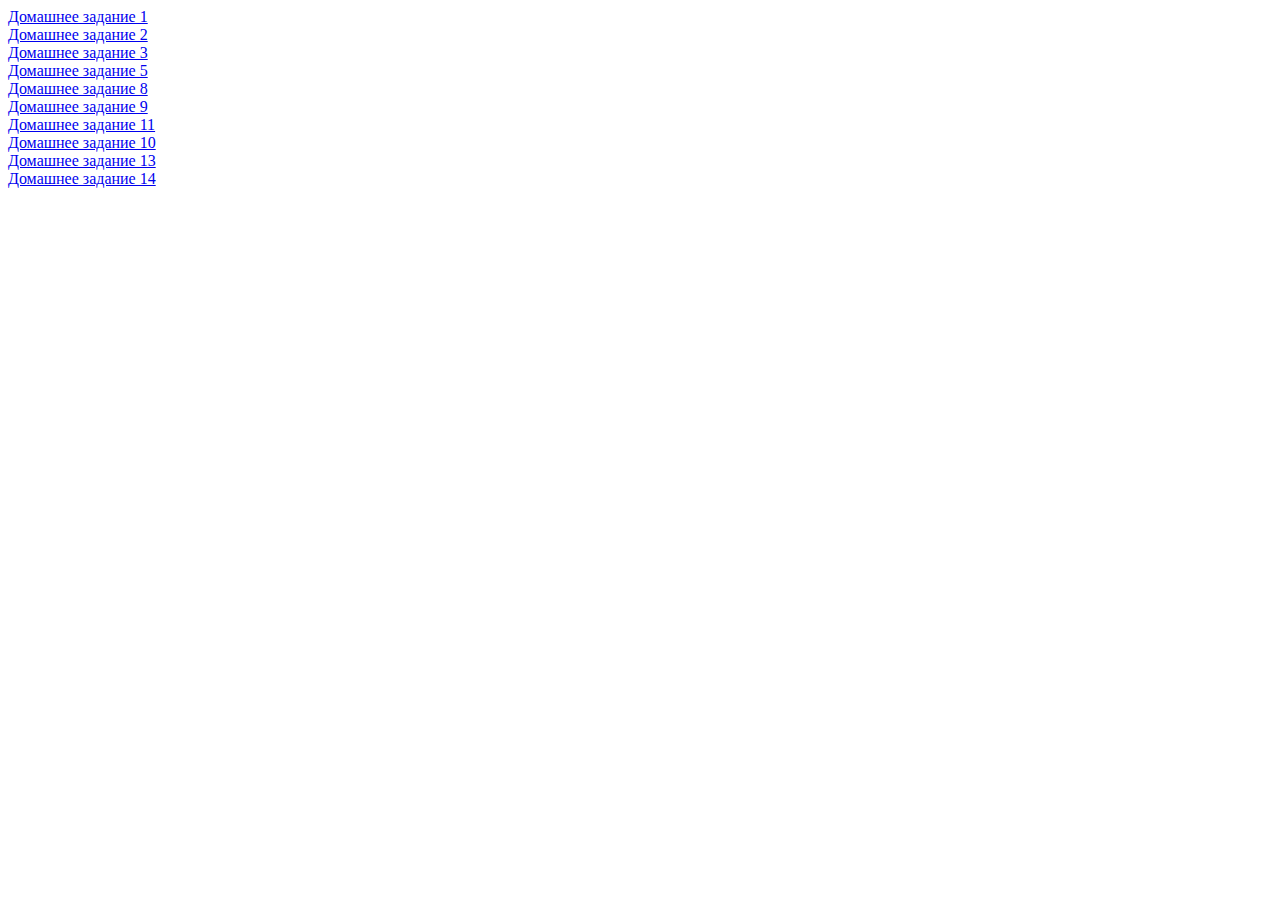
<file: index.html>
<!DOCTYPE html>
<html lang="en">

<head>
    <meta charset="UTF-8">
    <title>SiteMap</title>
</head>

<body>
    <div>
        <a href="Lesson1_Home_work_ZVR/index.html">Домашнее задание 1</a>
    </div>
    <div>
        <a href="Lesson2_Home_work_ZVR/index.html">Домашнее задание 2</a>
    </div>
    <div>
        <a href="Lesson3_Home_Work_ZVR/index.html">Домашнее задание 3</a>
    </div>
    <div>
        <a href="lesson5CSS_Home_work_ZVR/index.html">Домашнее задание 5</a>
    </div>
    <div>
        <a href="Lesson8CssFlexBoxHomeWorkZVR/index.html">Домашнее задание 8</a>
    </div>
    <div>
        <a href="Lesson9CSSpositionHomeWorkZVR/index.html">Домашнее задание 9</a>
    </div>
    <div>
        <a href="LESSON11CSSBootstrapHomeWorkZVR/index.html">Домашнее задание 11</a>
    </div>
    <div>
        <a href="Lesson10CSSAdaptiveHomeWorkZVR/">Домашнее задание 10</a>
    </div>
    <div>
        <a href="Lesson13AnimationCSSBeginningJSHomeWorkZVR/">Домашнее задание 13</a>
    </div>
    <div>
        <a href="Lesson14JavaScriptHomeWorkZVR/">Домашнее задание 14</a>
    </div>
</body>

</html>
</file>
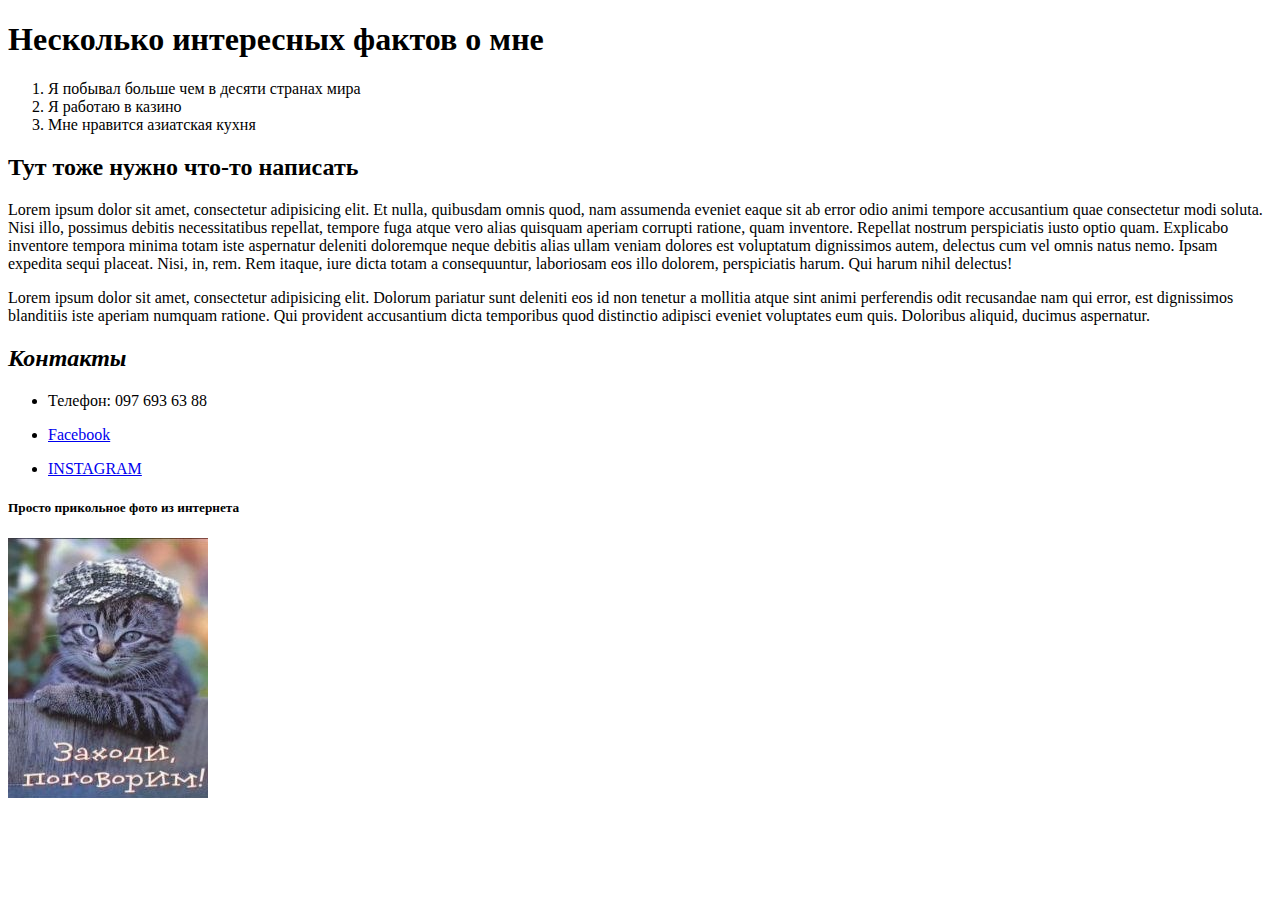
<file: Lesson1_Home_work_ZVR/index.html>
<!DOCTYPE html>
<html lang="en">

<head>
    <meta charset="UTF-8">
    <title>Интересные факты о мне</title>
</head>

<body>
    <header>
        <h1>Несколько интересных фактов о мне</h1>
    </header>
    <div>
        <ol>
            <li>Я побывал больше чем в десяти странах мира</li>
            <li>Я работаю в казино</li>
            <li>Мне нравится азиатская кухня</li>
        </ol>
    </div>
    <h2>Тут тоже нужно что-то написать</h2>
    <div>
        <p>Lorem ipsum dolor sit amet, consectetur adipisicing elit. Et nulla, quibusdam omnis quod, nam assumenda eveniet eaque sit ab error odio animi tempore accusantium quae consectetur modi soluta. Nisi illo, possimus debitis necessitatibus repellat, tempore fuga atque vero alias quisquam aperiam corrupti ratione, quam inventore. Repellat nostrum perspiciatis iusto optio quam. Explicabo inventore tempora minima totam iste aspernatur deleniti doloremque neque debitis alias ullam veniam dolores est voluptatum dignissimos autem, delectus cum vel omnis natus nemo. Ipsam expedita sequi placeat. Nisi, in, rem. Rem itaque, iure dicta totam a consequuntur, laboriosam eos illo dolorem, perspiciatis harum. Qui harum nihil delectus!</p>
        <p>Lorem ipsum dolor sit amet, consectetur adipisicing elit. Dolorum pariatur sunt deleniti eos id non tenetur a mollitia atque sint animi perferendis odit recusandae nam qui error, est dignissimos blanditiis iste aperiam numquam ratione. Qui provident accusantium dicta temporibus quod distinctio adipisci eveniet voluptates eum quis. Doloribus aliquid, ducimus aspernatur.</p>
    </div>
    <div class="contacts">
        <H2>
            <em>Контакты</em>
        </H2>
        <ul>
            <li>
                <p>Телефон: 097 693 63 88</p>
            </li>
            <li>
                <p><a href="https://www.facebook.com/zverhanovski">Facebook</a></p>
            </li>
            <li>
                <p><a href="https://www.instagram.com/aleksandr_zv/">INSTAGRAM</a></p>
            </li>
        </ul>
    </div>
    <h5>Просто прикольное фото из интернета</h5>
    <img src="image/unnamed.jpg" alt="">

</body>

</html>
</file>
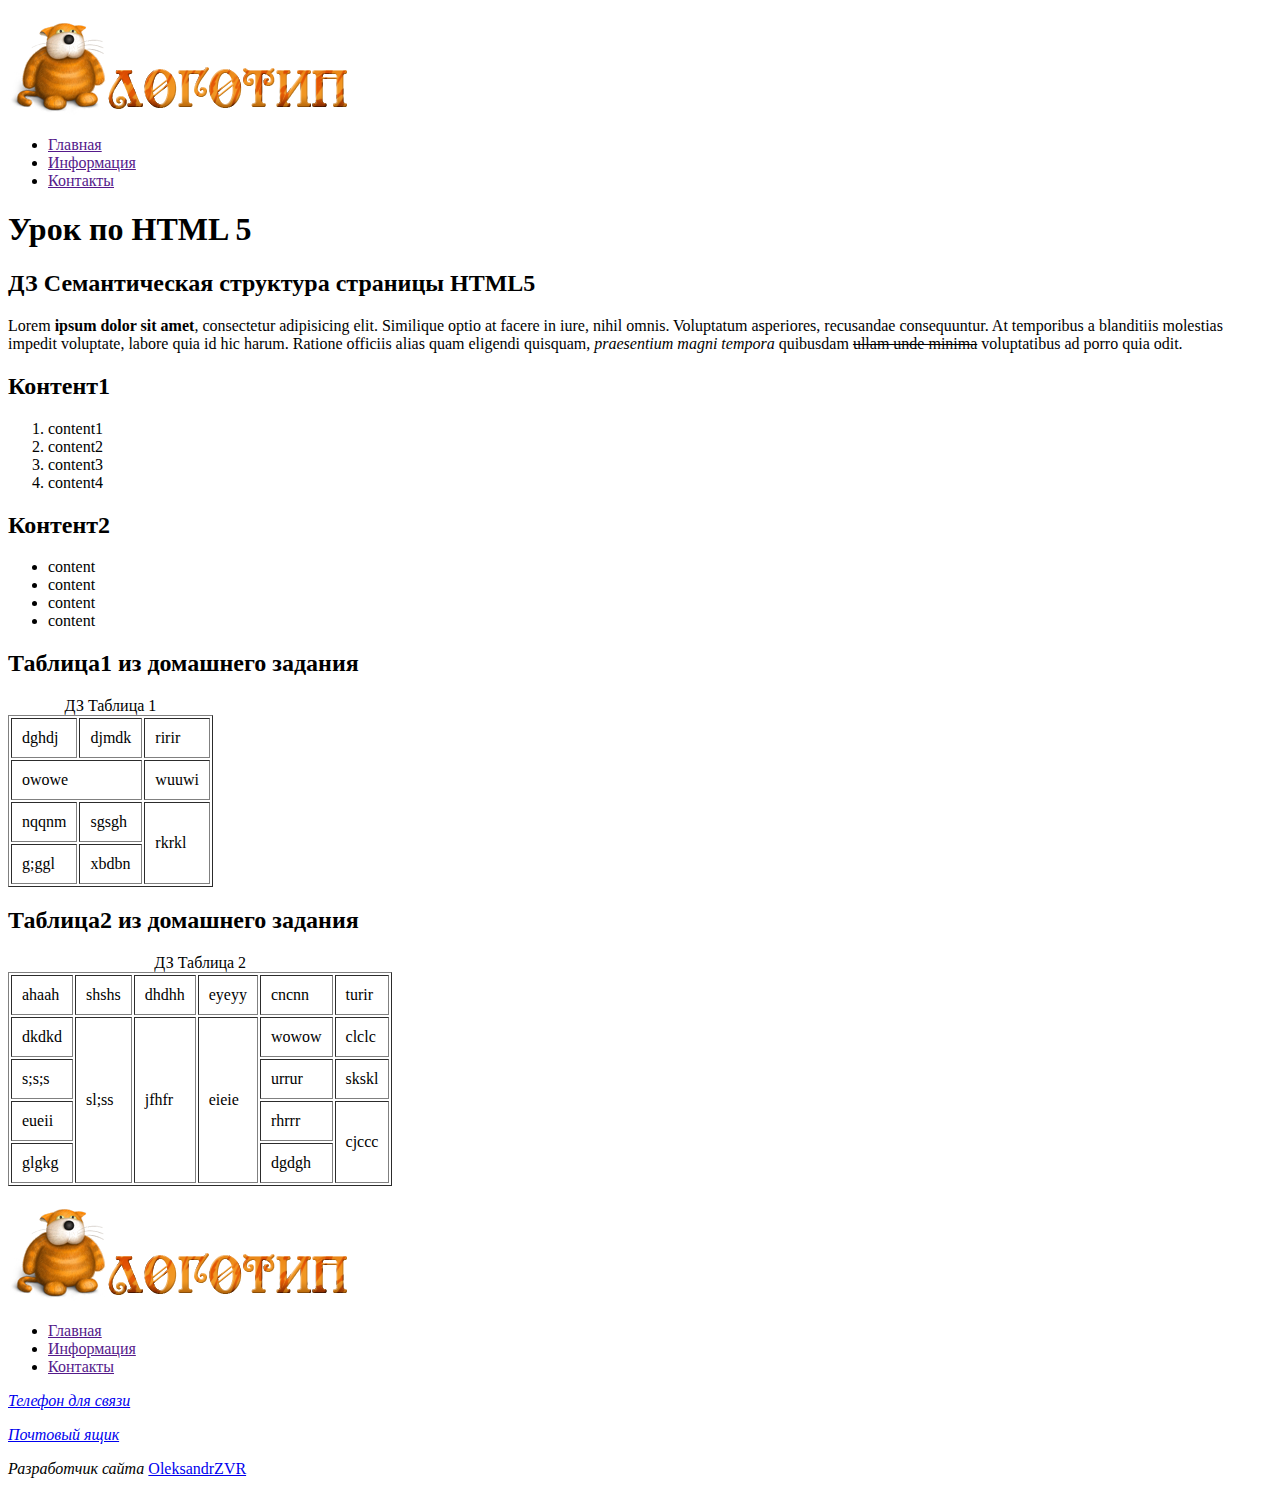
<file: Lesson2_Home_work_ZVR/index.html>
<!DOCTYPE html>
<html lang="en">

<head>
    <meta charset="UTF-8">
    <title>Домашнее задание 2</title>
</head>

<body>

    <header>
        <nav class="header-menu">
            <p>
                <a href="https://www.google.com/search?q=%D0%BB%D0%BE%D0%B3%D0%BE%D1%82%D0%B8%D0%BF%D1%8B+%D1%81%D0%B0%D0%B9%D1%82%D0%BE%D0%B2&client=safari&rls=en&sxsrf=ALeKk003kKnxMpfRYg476PiQ-yJwPrWsTw:1616190891699&source=lnms&tbm=isch&sa=X&ved=2ahUKEwiqqPSfrL3vAhVMlYsKHcgKBi0Q_AUoAXoECAEQAw&biw=1280&bih=617"><img src="image/logotip_header.png" alt="Лого"></a>
            </p>
            <ul>
                <li><a href="">Главная</a></li>
                <li><a href="">Информация</a></li>
                <li><a href="">Контакты</a></li>
            </ul>
        </nav>
        <h1> Урок по HTML 5</h1>
    </header>

    <section>
        <h2>ДЗ Семантическая структура страницы HTML5</h2>
        <article>
            <p>Lorem <strong>ipsum dolor sit amet</strong>, consectetur adipisicing elit. Similique optio at facere in iure, nihil omnis. Voluptatum asperiores, recusandae consequuntur. At temporibus a blanditiis molestias impedit voluptate, labore quia id hic harum. Ratione officiis alias quam eligendi quisquam, <em>praesentium magni tempora</em> quibusdam <s>ullam unde minima</s> voluptatibus ad porro quia odit.</p>
        </article>
    </section>

    <section>
        <h2>Контент1</h2>
        <article>
            <ol>
                <li>content1</li>
                <li>content2</li>
                <li>content3</li>
                <li>content4</li>
            </ol>
        </article>
    </section>

    <section>
        <h2>Контент2</h2>
        <article>
            <ul>
                <li>content</li>
                <li>content</li>
                <li>content</li>
                <li>content</li>
            </ul>
        </article>
    </section>

    <section>
        <h2>Таблица1 из домашнего задания</h2>
        <article>
            <table border="1" cellpadding="10">
                <caption>ДЗ Таблица 1</caption>
                <tr>
                    <td>dghdj</td>
                    <td>djmdk</td>
                    <td>ririr</td>
                </tr>
                <tr>
                    <td colspan="2">owowe</td>
                    <td>wuuwi</td>
                </tr>
                <tr>
                    <td>nqqnm</td>
                    <td>sgsgh</td>
                    <td rowspan="2">rkrkl</td>
                </tr>
                <tr>
                    <td>g;ggl</td>
                    <td>xbdbn</td>
                </tr>
            </table>
        </article>
    </section>

    <section>
        <h2>Таблица2 из домашнего задания</h2>
        <article>
            <table border="1" cellpadding="10">
                <caption>ДЗ Таблица 2</caption>
                <tr>
                    <td>ahaah</td>
                    <td>shshs</td>
                    <td>dhdhh</td>
                    <td>eyeyy</td>
                    <td>cncnn</td>
                    <td>turir</td>
                </tr>
                <tr>
                    <td>dkdkd</td>
                    <td rowspan="4">sl;ss</td>
                    <td rowspan="4">jfhfr</td>
                    <td rowspan="4">eieie</td>
                    <td>wowow</td>
                    <td>clclc</td>
                </tr>
                <tr>
                    <td>s;s;s</td>
                    <td>urrur</td>
                    <td>skskl</td>
                </tr>
                <tr>
                    <td>eueii</td>
                    <td>rhrrr</td>
                    <td rowspan="2">cjccc</td>
                </tr>
                <tr>
                    <td>glgkg</td>
                    <td>dgdgh</td>
                </tr>
            </table>
        </article>
    </section>

    <footer>
        <nav class="footer-menu">
            <p><a href="https://www.google.com/search?q=%D0%BB%D0%BE%D0%B3%D0%BE%D1%82%D0%B8%D0%BF%D1%8B+%D1%81%D0%B0%D0%B9%D1%82%D0%BE%D0%B2&client=safari&rls=en&sxsrf=ALeKk003kKnxMpfRYg476PiQ-yJwPrWsTw:1616190891699&source=lnms&tbm=isch&sa=X&ved=2ahUKEwiqqPSfrL3vAhVMlYsKHcgKBi0Q_AUoAXoECAEQAw&biw=1280&bih=617"><img src="image/logotip_header.png" alt="Лого"></a></p>
            <ul>
                <li><a href="">Главная</a></li>
                <li><a href="">Информация</a></li>
                <li><a href="">Контакты</a></li>
            </ul>
        </nav>

        <address>
            <p>
                <a href="tel:0996636363">Телефон для связи</a>
            </p>
            <p>
                <a href="mailto:office@gmail.com">Почтовый ящик</a>
            </p>
        </address>

        <p>
            <em>Разработчик сайта</em> <a href="Oleksandr_ZVR.com.ua">OleksandrZVR</a>
        </p>
    </footer>
</body>

</html>
</file>
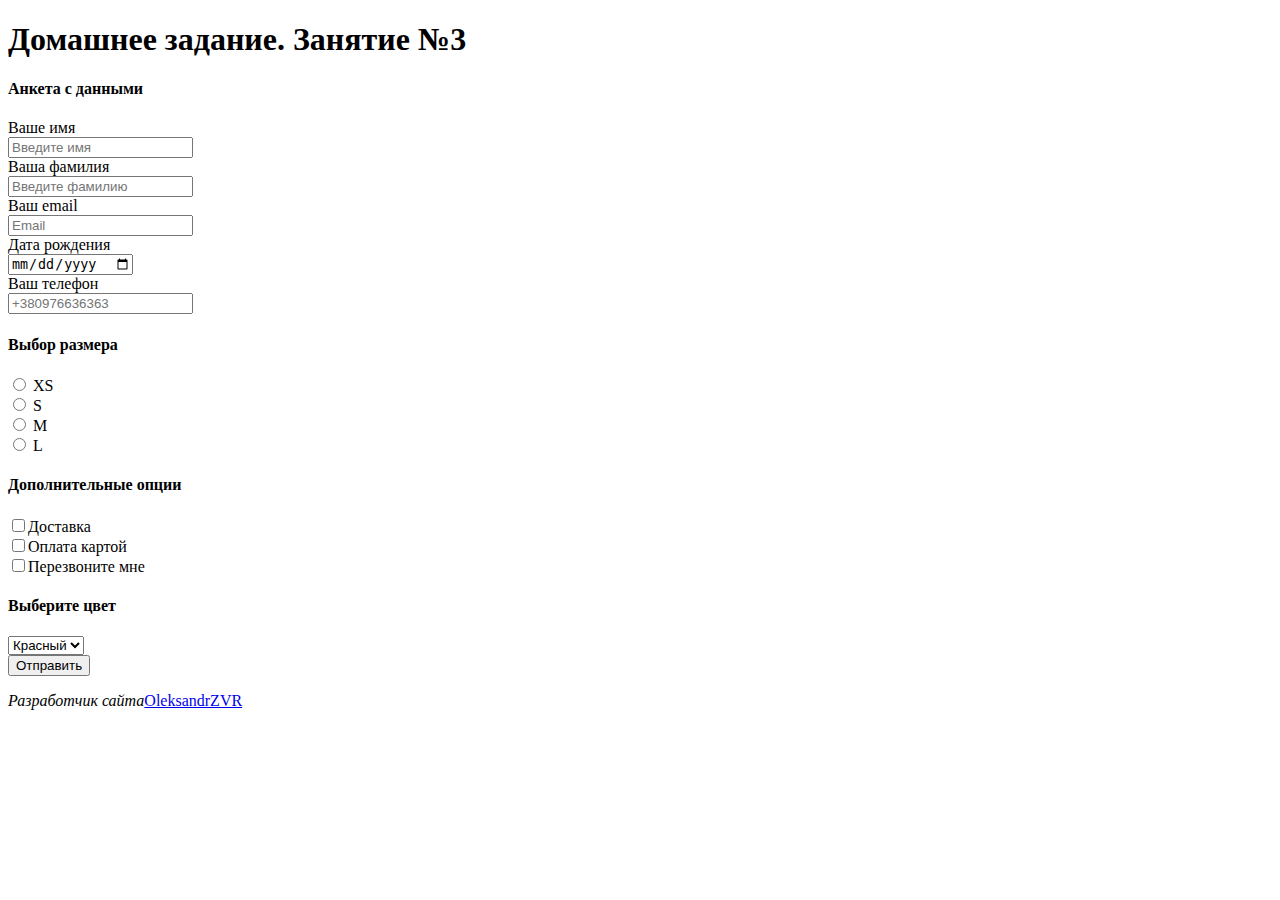
<file: Lesson3_Home_Work_ZVR/index.html>
<!DOCTYPE html>
<html lang="en">

<head>
    <meta charset="UTF-8">
    <title>Home work lesson 3</title>
</head>

<body>
    <header>
        <h1>Домашнее задание. Занятие №3</h1>
    </header>

    <section>
        <form action="#" name="questionnaire" method="get">

            <div class="questionnaire">
                <h4>Анкета с данными</h4>
                <label><span>Ваше имя</span><br>
                    <input type="text" name="FirstName" placeholder="Введите имя" required>
                </label><br>
                <label><span>Ваша фамилия</span><br>
                    <input type="text" name="LastName" placeholder="Введите фамилию" required>
                </label><br>
                <label><span>Ваш email</span><br>
                    <input type="email" name="email" placeholder="Email" required>
                </label><br>
                <label><span>Дата рождения</span><br>
                    <input type="date" name="date">
                </label><br>
                <label><span>Ваш телефон</span><br>
                    <input type="tel" pattern="[0-9]{9}" placeholder="+380976636363"><br>
                </label>
            </div>

            <div class="size">
                <h4>Выбор размера</h4>
                <label>
                    <input type="radio" name="size" value="XS"> XS
                </label><br>
                <label>
                    <input type="radio" name="size" value="S"> S
                </label><br>
                <label>
                    <input type="radio" name="size" value="M"> M
                </label><br>
                <label>
                    <input type="radio" name="size" value="L"> L
                </label><br>
            </div>

            <div class="options">
                <h4>Дополнительные опции</h4>
                <label>
                    <input type="checkbox" name="options" value="delivery">Доставка<br>
                </label>
                <label>
                    <input type="checkbox" name="options" value="payment">Оплата картой<br>
                </label>
                <label>
                    <input type="checkbox" name="options" value="callback">Перезвоните мне<br>
                </label>
            </div>

            <div class="color">
                <h4>Выберите цвет</h4>
                <select name="color">
                    <option value="red">Красный</option>
                    <option value="blue">Синий</option>
                    <option value="white">Белый</option>
                    <option value="black">Черный</option>
                </select>
            </div>

            <button>Отправить</button>
        </form>

    </section>

    <footer>
        <p><em>Разработчик сайта</em><a href="Oleksandr_ZVR.com.ua">OleksandrZVR</a></p>
    </footer>
</body>

</html>
</file>
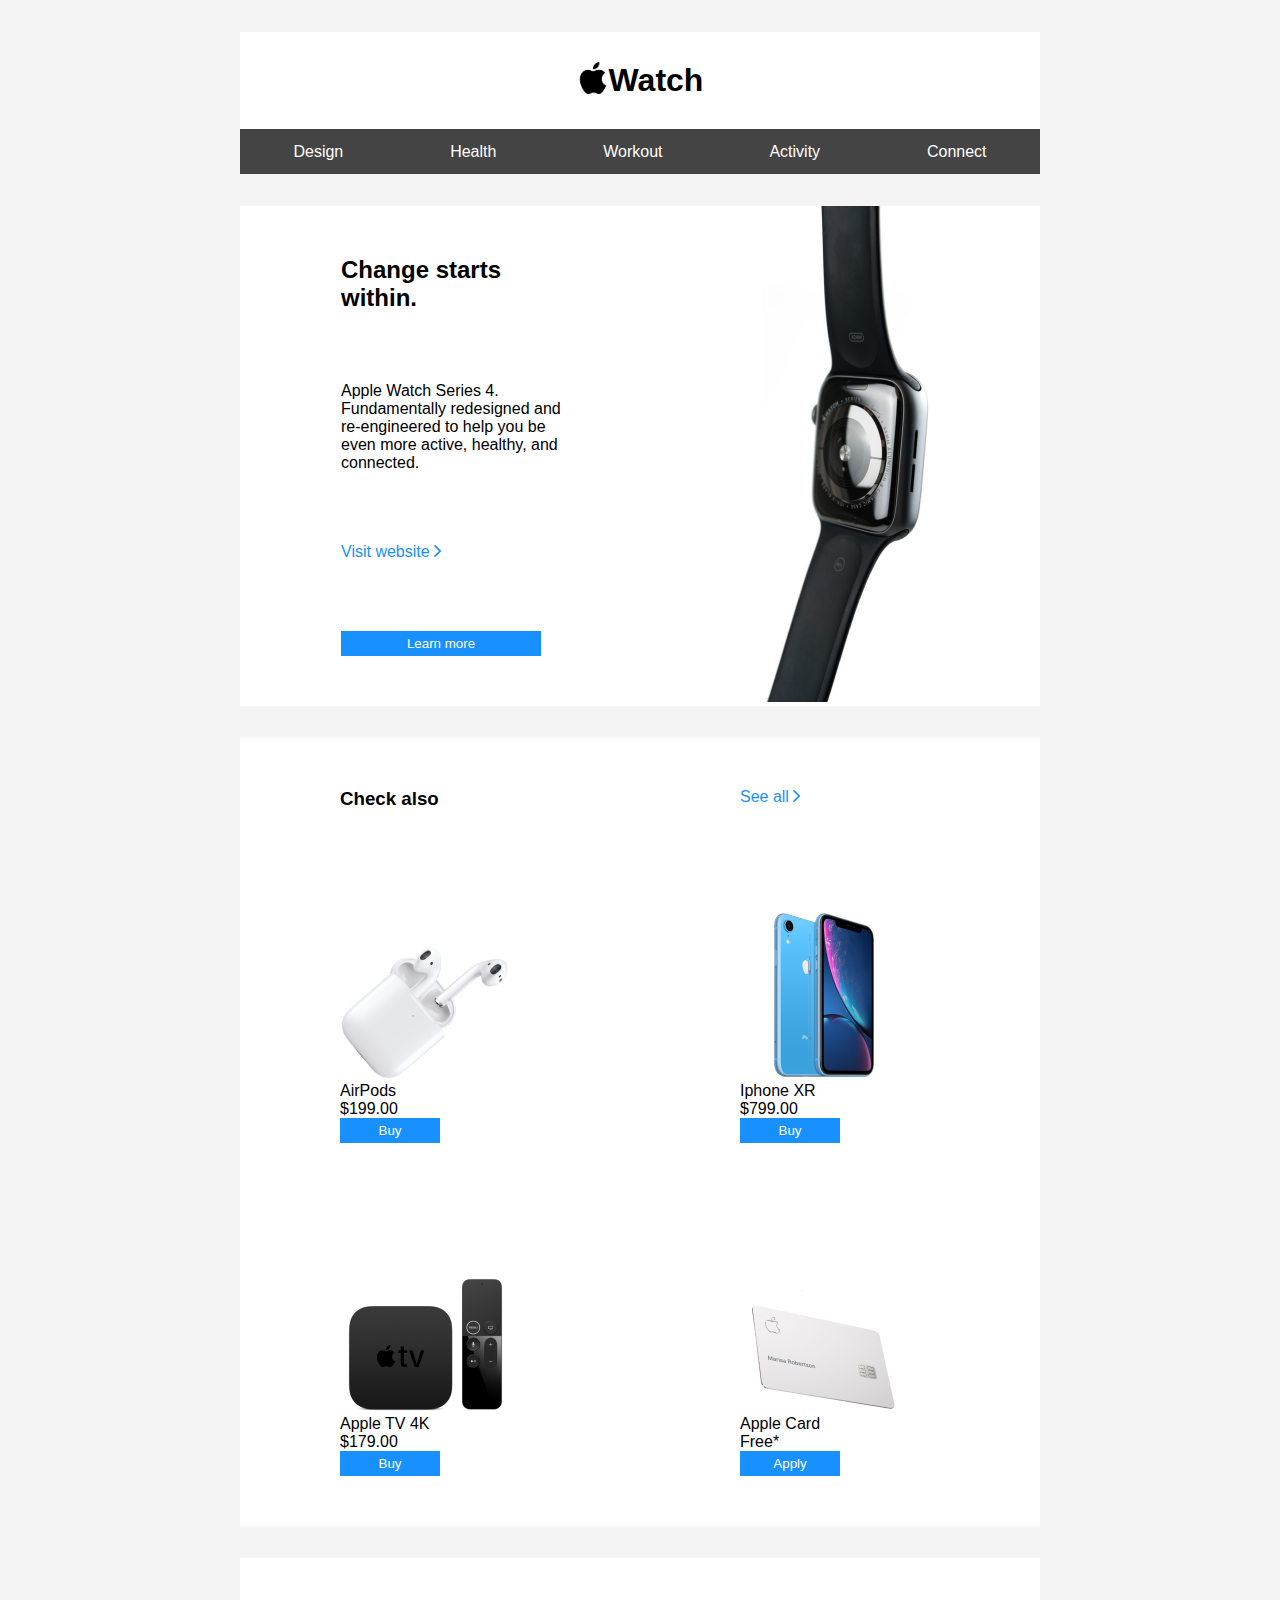
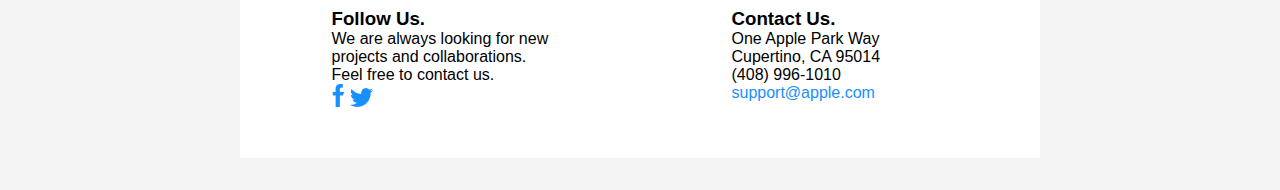
<file: Lesson8CssFlexBoxHomeWorkZVR/index.html>
<!DOCTYPE html>
<html lang="en">

<head>
    <meta charset="UTF-8">
    <title>Lesson 8 Flex Box Home Work</title>
    <link rel="stylesheet" href="css/style.css">
</head>

<body>
    <header class="header-menu">
        <div class="container">
            <h1><img src="images/a70b85bc5bc74adbf64eeb94ce319f07.jpg" width="32" height="32" alt="">Watch</h1>
            <div class="header-list">
                <ul class="header-items">
                    <li>Design</li>
                    <li>Health</li>
                    <li>Workout</li>
                    <li>Activity</li>
                    <li>Connect</li>
                </ul>
            </div>
        </div>
    </header>

    <section class="about-watch">
        <div class="container">
            <div class="watch-presentation">
                <div class="watch-info">
                    <h2>Change starts within.</h2>
                    <p>Apple Watch Series 4. Fundamentally redesigned and re‑engineered to help you be even more active, healthy, and connected.</p>
                    <a href="#">Visit website <img src="images/Vector.png" alt=""></a>
                    <button>Learn more</button>
                </div>
                <div class="watch-image">
                    <img src="images/photo-1541351991055-b55135fea4bf.png" alt="">
                </div>
            </div>
        </div>
    </section>

    <section class="products">
        <div class="container">
            <div class="products-list">
                <div class="products-item">
                    <h3>Check also</h3>
                </div>
                <div class="products-item">
                    <a href="#">See all <img src="images/Vector.png" alt=""></a>
                </div>
                <div class="products-item">
                    <img src="images/Airpods.png" alt="">
                    <p>
                        <span>AirPods</span><br>
                        <span>$199.00</span><br>
                        <button>Buy</button>
                    </p>
                </div>
                <div class="products-item">
                    <img src="images/Iphone.png" alt="">
                    <p>
                        <span>Iphone XR</span><br>
                        <span>$799.00</span><br>
                        <button>Buy</button>
                    </p>
                </div>
                <div class="products-item">
                    <img src="images/Apple%20tv.png" alt="">
                    <p>
                        <span>Apple TV 4K</span><br>
                        <span>$179.00</span><br>
                        <button>Buy</button>
                    </p>
                </div>
                <div class="products-item">
                    <img src="images/Apple%20card.png" alt="">
                    <p>
                        <span>Apple Card</span><br>
                        <span>Free*</span><br>
                        <button>Apply</button>
                    </p>
                </div>
            </div>

        </div>
    </section>

    <footer>
        <div class="container">
            <div class="footer-menu">
                <div class="item">
                    <h3>Follow Us.</h3>
                    <p>We are always looking for new projects and collaborations. Feel free to contact us.</p>
                    <img src="images/Vector%C2%A0%E2%80%94%20%D0%BA%D0%BE%D0%BF%D0%B8%D1%8F.png" alt="">
                    <img src="images/Vector-2.png" alt="">
                </div>
                <div class="item">
                    <h3>Contact Us.</h3>
                    <p>One Apple Park Way Cupertino, CA 95014</p>
                    <span>(408) 996-1010</span><br>
                    <a href="#">support@apple.com</a>
                </div>
            </div>
        </div>
    </footer>
</body>

</html>
</file>
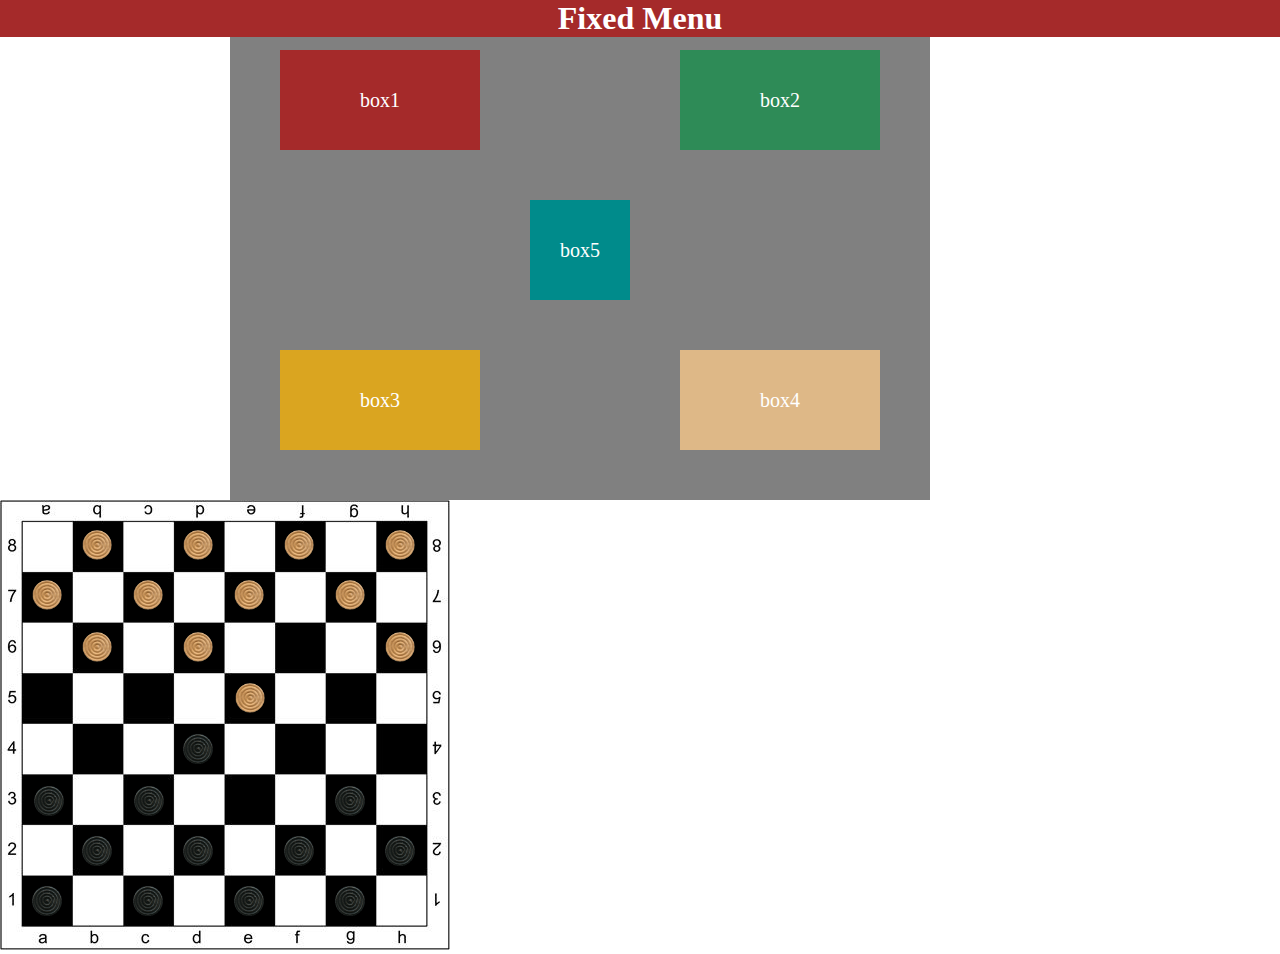
<file: Lesson9CSSpositionHomeWorkZVR/index.html>
<!DOCTYPE html>
<html lang="en">

<head>
    <meta charset="UTF-8">
    <title>Lesson 9 CSS Position</title>
    <link rel="stylesheet" href="css/style.css">
</head>

<body>
    <header>
        <h1>Fixed Menu</h1>
    </header>
    <section class="block">
        <div class="box">box1</div>
        <div class="box">box2</div>
        <div class="box">box3</div>
        <div class="box">box4</div>
        <div class="box">box5</div>
    </section>

    <!--
    <div class="modal">
        <div class="modal-content">Fixed Menu</div>
    </div>
-->

    <!--
    <section>
        <div class="box"></div>
        <div class="box black"></div>
    </section>
-->
    <section class="chess-game">
        <section class="chess-board">
            <div><img src="images/chess_board.jpg" alt=""></div>
        </section>
        <section class="chess-elements">
            <div class="chess-white"><img src="images/white_chess.png" alt=""></div>
            <div class="chess-white"><img src="images/white_chess.png" alt=""></div>
            <div class="chess-white"><img src="images/white_chess.png" alt=""></div>
            <div class="chess-white"><img src="images/white_chess.png" alt=""></div>
            <div class="chess-white"><img src="images/white_chess.png" alt=""></div>
            <div class="chess-white"><img src="images/white_chess.png" alt=""></div>
            <div class="chess-white"><img src="images/white_chess.png" alt=""></div>
            <div class="chess-white"><img src="images/white_chess.png" alt=""></div>
            <div class="chess-white"><img src="images/white_chess.png" alt=""></div>
            <div class="chess-white"><img src="images/white_chess.png" alt=""></div>
            <div class="chess-white"><img src="images/white_chess.png" alt=""></div>
            <div class="chess-white"><img src="images/white_chess.png" alt=""></div>
            <div class="chess-black"><img src="images/black_chess.png" alt=""></div>
            <div class="chess-black"><img src="images/black_chess.png" alt=""></div>
            <div class="chess-black"><img src="images/black_chess.png" alt=""></div>
            <div class="chess-black"><img src="images/black_chess.png" alt=""></div>
            <div class="chess-black"><img src="images/black_chess.png" alt=""></div>
            <div class="chess-black"><img src="images/black_chess.png" alt=""></div>
            <div class="chess-black"><img src="images/black_chess.png" alt=""></div>
            <div class="chess-black"><img src="images/black_chess.png" alt=""></div>
            <div class="chess-black"><img src="images/black_chess.png" alt=""></div>
            <div class="chess-black"><img src="images/black_chess.png" alt=""></div>
            <div class="chess-black"><img src="images/black_chess.png" alt=""></div>
            <div class="chess-black"><img src="images/black_chess.png" alt=""></div>
        </section>
    </section>
</body>

</html>
</file>
<file: Lesson8CssFlexBoxHomeWorkZVR/css/style.css>
*{
    margin: 0;
    padding: 0;
    box-sizing: border-box;
}

body{
    background-color: #F4F4F4;
}

.container{
    margin: 32px auto;
    max-width: 800px;
    background-color: #fff;
    font-family: sans-serif;
}

.header-list{
    max-width: 800px;
}

.header-items{
    display: flex;
    list-style: none;
    justify-content: space-around;
    color: #fff;
    background-color: #444444;
    height: 45px;
    align-items: center;
}

h1{
    display: flex;
    justify-content: center;
    padding: 30px;
}

.watch-presentation{
    display: flex;
    justify-content: space-around;
}

.watch-info{
    display: flex;
    flex-direction: column;
    justify-content: space-between;
/*    height: 200px;*/
    width: 220px;
    padding: 50px 0px 50px 0px;
}

a{
    color: #1890FF;
    text-decoration: none;
}

.watch-info button{
    height: 25px;
    width: 200px;
    color: #fff;
    background-color: #1890FF;
    border: none;
}

.products-list{
    display: flex;
    flex-wrap: wrap;
    justify-content: space-around;
}

.products-item{
    padding: 50px;
    width: 300px;
}

.products-item button{
    height: 25px;
    width: 100px;
    color: #fff;
    background-color: #1890FF;
    border: none;

}

.footer-menu{
    display: flex;
    justify-content: space-around;
}

.footer-menu .item{
    height: 200px;
    width: 317px;
    padding: 50px;
}
</file>
<file: Lesson9CSSpositionHomeWorkZVR/css/style.css>
*{
    margin: 0;
    padding: 0;
    box-sizing: border-box;
}

.block{
    height: 500px;
    width: 700px;
    position: relative;
    margin-left: 230px;
    background-color: grey;
    padding: 50px;
}

header{
    max-width: 100%;
    position: fixed;
    top: 0;
    left: 0;
    right: 0;
    margin: auto;
    background-color: brown;
    z-index: 99;
    text-align: center;
    color: #fff;
}
/*
.modal{
    position: fixed;
    top: 0;
    right: 0;
    bottom: 0;
    left: 0;
    background: rgba(0, 0, 0, 0.75);
}
*/

/*
.modal-content{
    width: 400px;
    height: 200px;
    background-color: brown;
    color: #fff;
    padding: 15px;
    margin: auto;
    position: absolute;
     top: 0;
    right: 0;
    bottom: 0;
    left: 0;
}
*/

.box{
    height: 100px;
    width: 200px;
    text-align: center;
    font-size: 20px;
    line-height: 100px;
    color: #fff;
}



.box:nth-child(1){
    background-color: brown;
    position: absolute;
}

.box:nth-child(2){
    background-color: seagreen;
    position: absolute;
    left: 450px;
    top: 50px;
}

.box:nth-child(3){
    background-color: goldenrod;
    position: absolute;
    top: 350px;
}

.box:nth-child(4){
    background-color: burlywood;
    position: absolute;
    left: 450px;
    top: 350px;

}

.box:nth-child(5){
    background-color: darkcyan;
    width: 100px;
    position: absolute;
    left: 300px;
    top: 200px;
}

.chess-game{
    position: relative;
}

.chess-white img{
    height: 30px;
    width: 30px;
}

.chess-black img{
    height: 30px;
    width: 30px;
}

.chess-white:nth-child(1){
    position: absolute;
    top: 30px;
    left: 82px;

}

.chess-white:nth-child(2){
    position: absolute;
    top: 30px;
    left: 183px;

}

.chess-white:nth-child(3){
    position: absolute;
    top: 30px;
    left: 284px;

}

.chess-white:nth-child(4){
    position: absolute;
    top: 30px;
    left: 385px;

}

.chess-white:nth-child(5){
    position: absolute;
    top: 80px;
    left: 32px;

}

.chess-white:nth-child(6){
    position: absolute;
    top: 80px;
    left: 133px;

}

.chess-white:nth-child(7){
    position: absolute;
    top: 80px;
    left: 234px;

}

.chess-white:nth-child(8){
    position: absolute;
    top: 80px;
    left: 335px;

}

.chess-white:nth-child(9){
    position: absolute;
    top: 132px;
    left: 82px;

}

.chess-white:nth-child(10){
    position: absolute;
    top: 132px;
    left: 183px;

}

.chess-white:nth-child(11){
    position: absolute;
    top: 183px;
    left: 235px;

}

.chess-white:nth-child(12){
    position: absolute;
    top: 132px;
    left: 385px;

}

.chess-black:nth-child(13){
    position: absolute;
    top: 386px;
    left: 32px;
}

.chess-black:nth-child(14){
    position: absolute;
    top: 386px;
    left: 133px;
}

.chess-black:nth-child(15){
    position: absolute;
    top: 386px;
    left: 234px;
}

.chess-black:nth-child(16){
    position: absolute;
    top: 386px;
    left: 335px;
}

.chess-black:nth-child(17){
    position: absolute;
    top: 336px;
    left: 82px;
}

.chess-black:nth-child(18){
    position: absolute;
    top: 336px;
    left: 183px;
}

.chess-black:nth-child(19){
    position: absolute;
    top: 336px;
    left: 284px;
}

.chess-black:nth-child(20){
    position: absolute;
    top: 336px;
    left: 385px;
}


.chess-black:nth-child(21){
    position: absolute;
    top: 286px;
    left: 335px;
}


.chess-black:nth-child(22){
    position: absolute;
    top: 234px;
    left: 183px;
}


.chess-black:nth-child(23){
    position: absolute;
    top: 286px;
    left: 134px;
}


.chess-black:nth-child(24){
    position: absolute;
    top: 286px;
    left: 34px;
}
</file>
